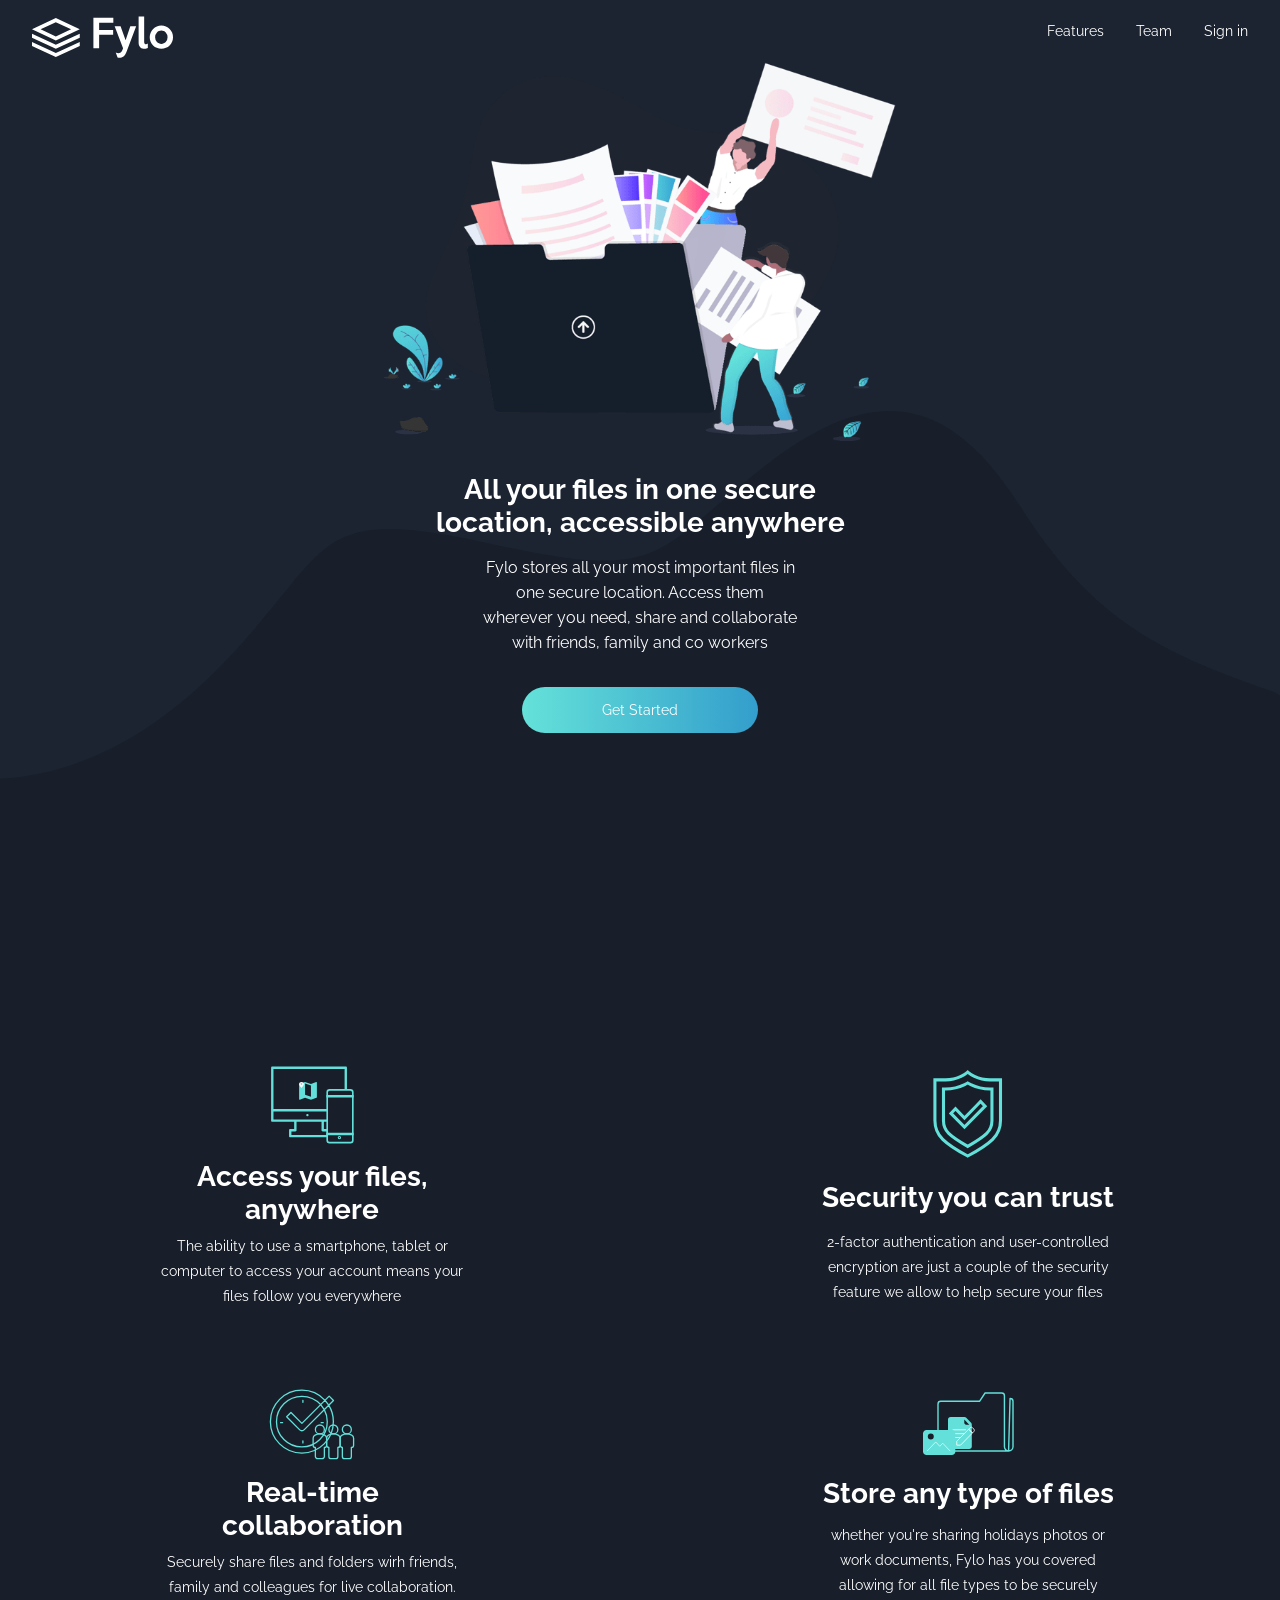
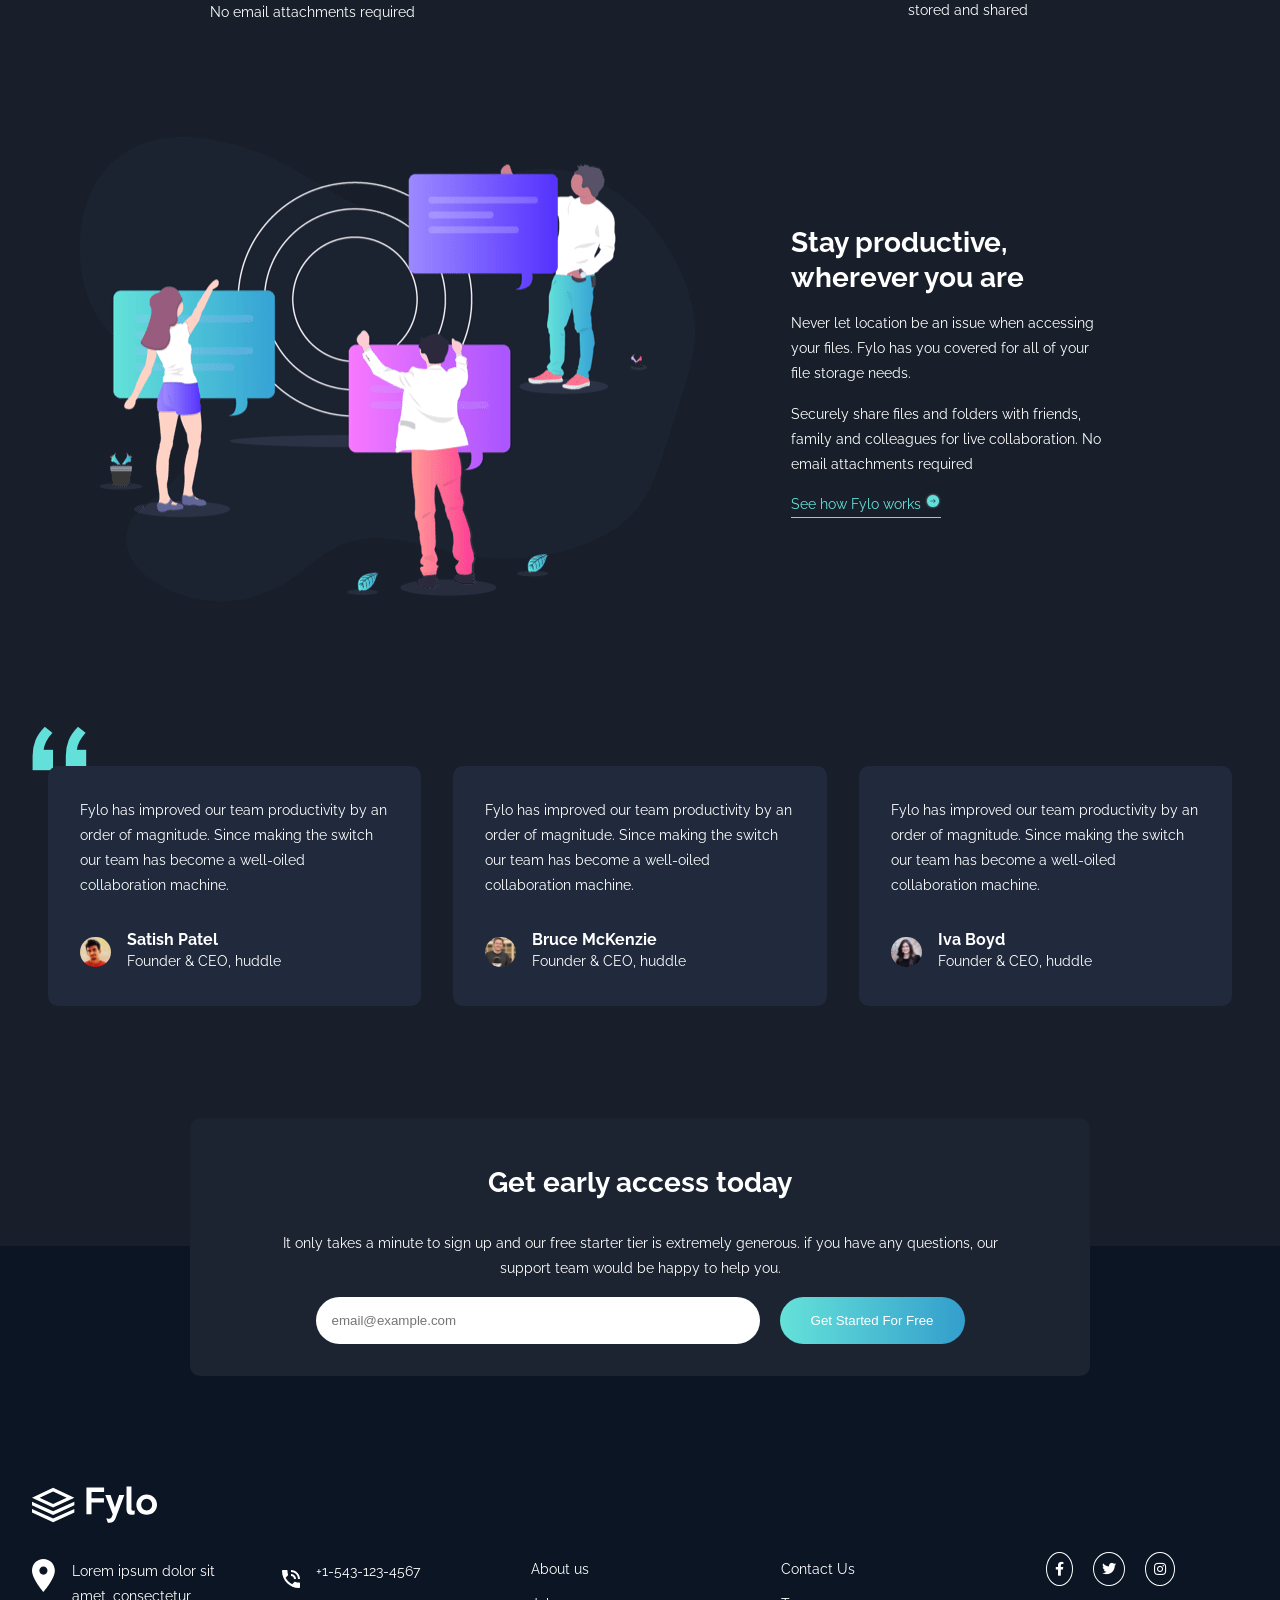
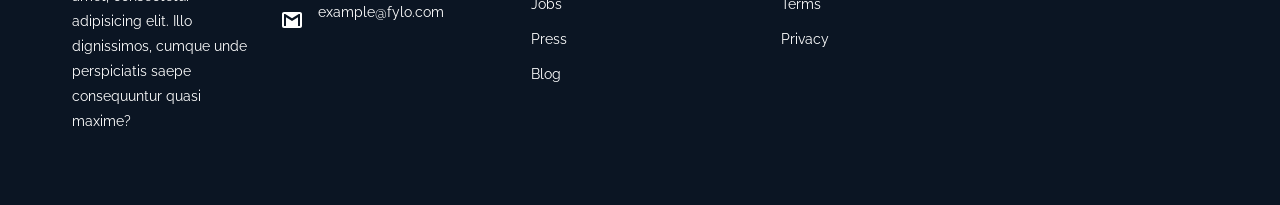
<file: index.html>
<!DOCTYPE html>
<html lang="en">

<head>
    <meta charset="UTF-8">
    <meta http-equiv="X-UA-Compatible" content="IE=edge">
    <meta name="viewport" content="width=device-width, initial-scale=1.0">
    <link rel="stylesheet" href="style.css">
    <link rel="shortcut icon" href="./images/favicon-32x32.png" type="image/x-icon">
    <link rel="preconnect" href="https://fonts.googleapis.com">
    <link rel="preconnect" href="https://fonts.gstatic.com" crossorigin>
    <link href="https://fonts.googleapis.com/css2?family=Raleway:wght@400;700&display=swap" rel="stylesheet">
    <link rel="preconnect" href="https://fonts.googleapis.com">
    <link rel="preconnect" href="https://fonts.gstatic.com" crossorigin>
    <link href="https://fonts.googleapis.com/css2?family=Open+Sans:wght@400;700&display=swap" rel="stylesheet">
    <link rel="stylesheet" href="https://use.fontawesome.com/releases/v5.15.4/css/all.css"
        integrity="sha384-DyZ88mC6Up2uqS4h/KRgHuoeGwBcD4Ng9SiP4dIRy0EXTlnuz47vAwmeGwVChigm" crossorigin="anonymous" />
    <title>Fylo</title>
</head>

<body>
    <div class="home-section">
        <div class="container">
            <nav>
                <div class="logo">
                    <img src="./images/logo.svg" alt="logo">
                </div>
                <div class="links">
                    <ul>
                        <li><a href="#">Features</a></li>
                        <li><a href="#">Team</a></li>
                        <li><a href="#">Sign in</a></li>
                    </ul>
                </div>
            </nav>
            <div class="home-texts">
                <img src="./images/illustration-intro.png" alt="illustration intro">
                <h1>All your files in one secure location,
                    accessible anywhere</h1>
                <h3>Fylo stores all your most important files in one secure location.
                    Access them wherever you need, share and collaborate with
                    friends, family and co workers </h3>
                <a class="btn-get-started" href="#">Get Started</a>
            </div>
            <div class="wave">
                <img src="./images/bg-curvy-desktop.svg" alt="wave">
            </div>
        </div>
    </div>
    <div class="container">

        <div class="features-section">
            <div class="box">
                <img src="./images/icon-access-anywhere.svg" alt="Access anywhere">
                <h1>Access your files, anywhere</h1>
                <p>The ability to use a smartphone, tablet or computer
                    to access your account means your files
                    follow you everywhere</p>
            </div>
            <div class="box">
                <img src="./images/icon-security.svg" alt="Access anywhere">
                <h1>Security you can trust</h1>
                <p>2-factor authentication and user-controlled encryption are 
                    just a couple of the security feature we allow to help 
                    secure your files</p>
            </div>
            <div class="box">
                <img src="./images/icon-collaboration.svg" alt="Access anywhere">
                <h1>Real-time collaboration</h1>
                <p>Securely share files and folders wirh friends, family and
                    colleagues for live collaboration. No email attachments
                    required</p>
            </div>
            <div class="box">
                <img src="./images/icon-any-file.svg" alt="Access anywhere">
                <h1>Store any type of files</h1>
                <p>whether you're sharing holidays photos or work
                    documents, Fylo has you covered allowing for all file types to be securely stored and shared
                </p>
            </div>
        </div>

        <div class="productive-section">
            <div class="illustration">
                <img src="./images/illustration-stay-productive.png" alt="stay productive">
            </div>
            <div class="detail">
                <h1>Stay productive, <br>
                    wherever you are</h1>
                <p>Never let location be an issue when accessing your files. Fylo has you 
                    covered for all of your file storage needs.</p>
                <p>Securely share files and folders with friends, family and colleagues for live
                    collaboration. No email attachments required</p>
                <a href="#">See how Fylo works <img src="/images/icon-arrow.svg" alt=""></a>
            </div>
        </div>

        <div class="testimonial">
            <div class="quote">
                <img src="./images/bg-quotes.png" alt="">
            </div>
            <div class="box">
                <p>Fylo has improved our team productivity by an order of magnitude. Since making the switch our team
                    has become a well-oiled collaboration machine.</p>
                <div class="person">
                    <img src="./images/profile-1.jpg" alt="">
                    <div class="name">
                        <h3>Satish Patel</h3>
                        <p>Founder & CEO, huddle</p>
                    </div>
                </div>
            </div>
            <div class="box">
                <p>Fylo has improved our team productivity by an order of magnitude. Since making the switch our team
                    has become a well-oiled collaboration machine.</p>
                <div class="person">
                    <img src="./images/profile-2.jpg" alt="">
                    <div class="name">
                        <h3>Bruce McKenzie</h3>
                        <p>Founder & CEO, huddle</p>
                    </div>
                </div>
            </div>
            <div class="box">
                <p>Fylo has improved our team productivity by an order of magnitude. Since making the switch our team
                    has become a well-oiled collaboration machine.</p>
                <div class="person">
                    <img src="./images/profile-3.jpg" alt="">
                    <div class="name">
                        <h3>Iva Boyd</h3>
                        <p>Founder & CEO, huddle</p>
                    </div>
                </div>
            </div>
        </div>

    </div>
    <footer>
        <div class="early-access">
            <h1>Get early access today</h1>
            <p>It only takes a minute to sign up and our free starter tier is extremely generous. if you have any
                questions, our support team would be happy to help you.</p>
            <form action="#">
                <input type="email" placeholder="email@example.com">
                <input type="submit" value="Get Started For Free">
            </form>
        </div>
        <div class="container">
            <div class="logo">
                <img src="./images/logo.svg" alt="logo">
            </div>
            <div class="footer-elements">
                <div class="location">
                    <img src="./images/icon-location.svg" alt="">
                    <p>Lorem ipsum dolor sit amet, consectetur adipisicing elit. Illo dignissimos, cumque unde
                        perspiciatis saepe consequuntur quasi maxime?</p>
                </div>
                <div class="contact">
                    <div>
                        <img src="./images/icon-phone.svg" alt="">
                        <p>+1-543-123-4567</p>
                    </div>
                    <div>
                        <img src="./images/icon-email.svg" alt="">
                        <p>example@fylo.com</p>
                    </div>
                </div>
                <div class="links">
                    <ul>
                        <li><a href="#">About us</a></li>
                        <li><a href="#">Jobs</a></li>
                        <li><a href="#">Press</a></li>
                        <li><a href="#">Blog</a></li>
                    </ul>
                </div>
                <div class="links">
                    <ul>
                        <li><a href="#">Contact Us</a></li>
                        <li><a href="#">Terms</a></li>
                        <li><a href="#">Privacy</a></li>
                    </ul>
                </div>
                <div class="social">
                    <a href="#"><i class="fab fa-facebook-f"></i></a>
                    <a href="#"><i class="fab fa-twitter"></i></a>
                    <a href="#"><i class="fab fa-instagram"></i></a>
                </div>
            </div>
        </div>
    </footer>
</body>

</html>
</file>
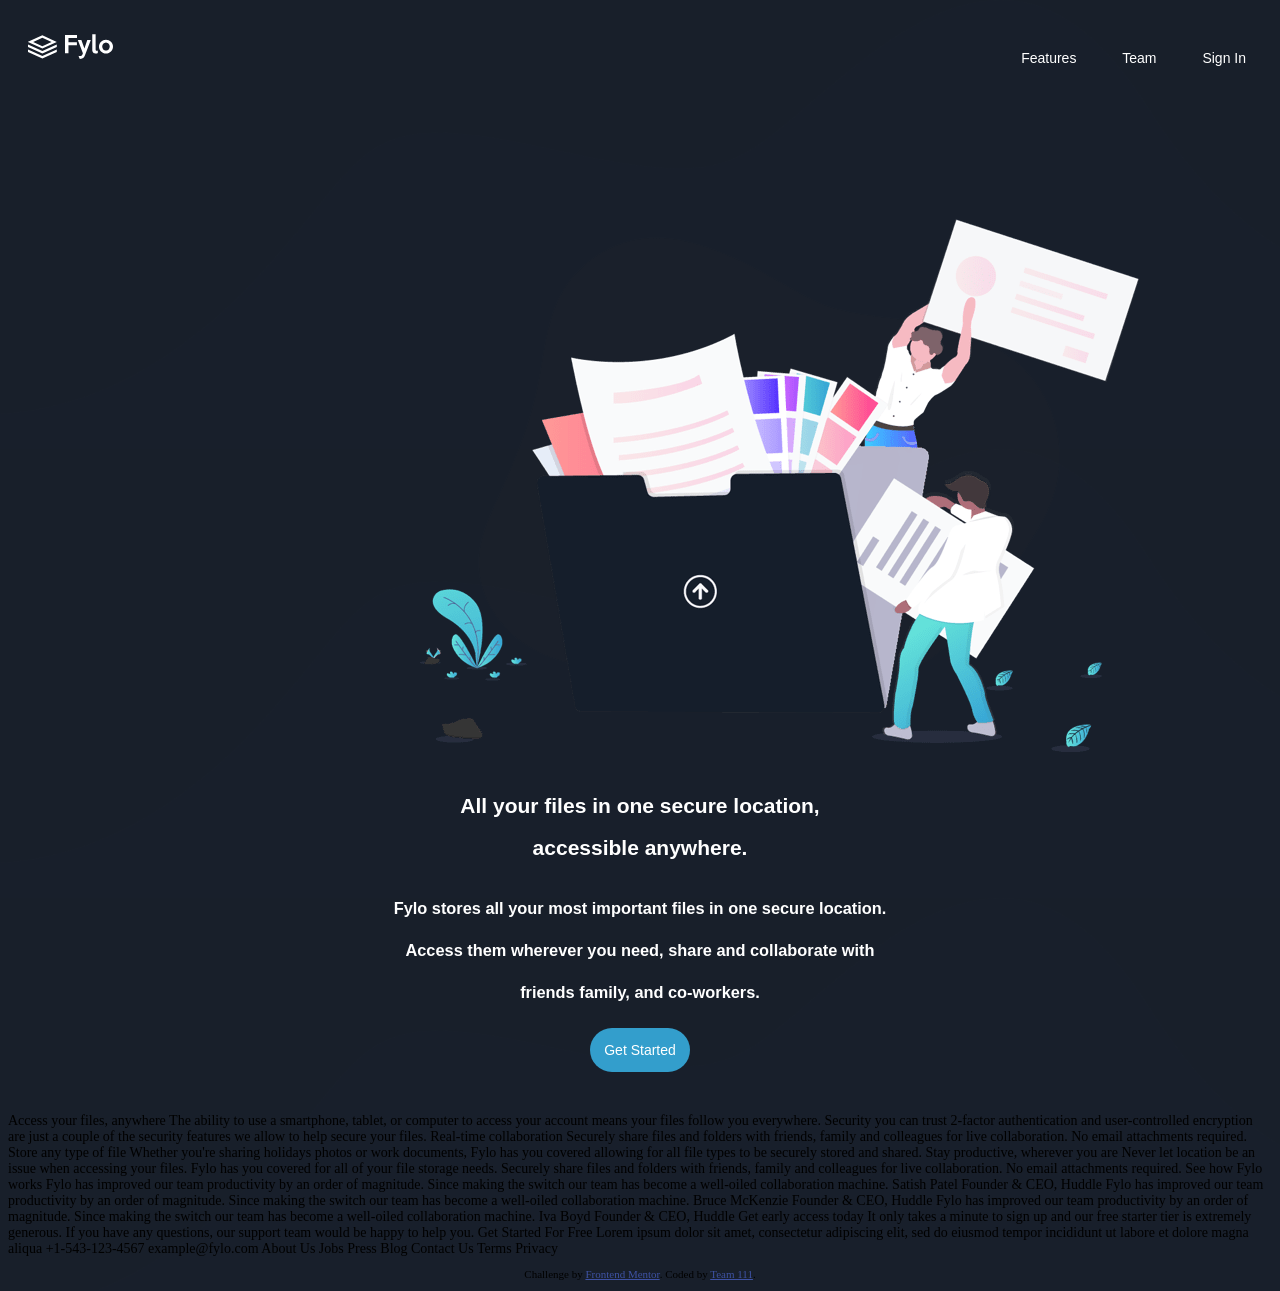
<file: fylo-dark-theme-landing-page-master/index.html>
<!DOCTYPE html>
<html lang="en">
<head>
  <meta charset="UTF-8">
  <meta name="viewport" content="width=device-width, initial-scale=1.0"> <!-- displays site properly based on user's device -->

  <link rel="icon" type="image/png" sizes="32x32" href="./images/favicon-32x32.png">
  <link rel="stylesheet" href="style.css">
  <title>Frontend Mentor | Fylo landing page with dark theme and features grid</title>

 
</head>
<body>
  <section class="home-section">
  <nav id="navbar">
        <!-- navigation bar -->
        <div class="navigator">
         <a href="#" class="logo"> <img src="images/logo.svg"  alt="logo"> </a>
            <ul>
                <li><a href="#">Features</a></li>
                <li><a href="#">Team</a></li>
                <li><a href="#">Sign In</a></li>
            </ul>
        </div>
</nav>
<div class="home-texts">
  <img src="images/illustration-intro.png" class="intro-illustration" alt="">
<h2>  All your files in one secure location,<br> accessible anywhere.</h2>
<h3>
  Fylo stores all your most important files in one secure location. <br> Access them wherever 
  you need, share and collaborate with <br> friends family, and co-workers.</h3>
<a href="#" class="get-started-btn">  Get Started
</a>
</div>
</section>




  Access your files, anywhere

  The ability to use a smartphone, tablet, or computer to access your account means your 
  files follow you everywhere.

  Security you can trust

  2-factor authentication and user-controlled encryption are just a couple of the security 
  features we allow to help secure your files.

  Real-time collaboration

  Securely share files and folders with friends, family and colleagues for live collaboration. 
  No email attachments required.

  Store any type of file

  Whether you're sharing holidays photos or work documents, Fylo has you covered allowing for all 
  file types to be securely stored and shared.

  Stay productive, wherever you are

  Never let location be an issue when accessing your files. Fylo has you covered for all of your file 
  storage needs.

  Securely share files and folders with friends, family and colleagues for live collaboration. No email 
  attachments required.

  See how Fylo works

  Fylo has improved our team productivity by an order of magnitude. Since making the switch our team has 
  become a well-oiled collaboration machine.

  Satish Patel
  Founder & CEO, Huddle

  Fylo has improved our team productivity by an order of magnitude. Since making the switch our team has 
  become a well-oiled collaboration machine.

  Bruce McKenzie
  Founder & CEO, Huddle

  Fylo has improved our team productivity by an order of magnitude. Since making the switch our team has 
  become a well-oiled collaboration machine.

  Iva Boyd
  Founder & CEO, Huddle

  Get early access today

  It only takes a minute to sign up and our free starter tier is extremely generous. If you have any 
  questions, our support team would be happy to help you.

  Get Started For Free

  Lorem ipsum dolor sit amet, consectetur adipiscing elit, sed do eiusmod tempor incididunt ut labore et 
  dolore magna aliqua

  +1-543-123-4567
  example@fylo.com

  About Us
  Jobs
  Press
  Blog

  Contact Us
  Terms
  Privacy

  <footer>
    <p class="attribution">
      Challenge by <a href="https://www.frontendmentor.io?ref=challenge" target="_blank">Frontend Mentor</a>. 
      Coded by <a href="#">Team 111</a>.
    </p>
  </footer>
</body>
</html>
</file>
<file: style.css>
* {
  margin: 0;
  padding: 0;
  box-sizing: border-box;
}
body {
  background-color: hsl(218, 28%, 13%);
  font-size: 14px;
  font-family: "Open Sans", sans-serif;
}
body a,
h1,
h2,
h3,
p {
  color: #fff;
  text-decoration: none;
  font-family: "Raleway", sans-serif;
}
body ul {
  list-style: none;
}
.container {
  max-width: 1440px;
  margin: 0 auto;
}

.home-section {
  background: hsl(217, 28%, 15%);
  height: 90vh;
  position: relative;
}
nav {
  display: flex;
  align-items: center;
  justify-content: space-between;
  margin: 0 2rem;
  padding-top: 1rem;
}
nav .links ul {
  display: flex;
}
nav .links ul li {
  margin-left: 2rem;
}
nav .links ul li a:hover {
  text-decoration: underline;
}
nav .logo img {
  width: 80%;
}
.home-texts {
  display: grid;
  place-items: center;
  text-align: center;
  position: relative;
  z-index: 20;
}
.home-texts img {
  width: 40%;
}
.home-texts h1 {
  padding: 2rem 0 1rem 0;
  width: 35%;
}
.home-texts h3 {
  font-weight: 400;
  padding: 0 30rem;
  padding-bottom: 2rem;
  line-height: 25px;
}
.home-texts .btn-get-started {
  background: linear-gradient(to right, hsl(176, 68%, 64%), hsl(198, 60%, 50%));
  padding: 15px 80px;
  border-radius: 50px;
}
.wave {
  position: absolute;
  right: 0;
  left: 0;
  top: 15rem;
  bottom: 0;
  z-index: 10;
  overflow-x: hidden;
}
.wave img {
  position: absolute;
  bottom: 0;
  width: 100vw;
  max-width: 100vw;
  margin: 0 calc(-50vw + 50%);
}

.features-section {
  display: grid;
  grid-template-columns: repeat(2, 1fr);
  grid-gap: 2rem;
  padding-top: 15rem;
}
.features-section .box {
  display: grid;
  place-items: center;
  text-align: center;
  padding: 1rem 10rem;
}
.box h1 {
  margin: 1rem 0 8px 0;
}
.box p {
  line-height: 25px;
}

.productive-section {
  /* display: grid;
  grid-template-columns: 2fr 2fr;
  place-items: center; */
  display: flex;
  align-items: center;
  justify-content: space-between;
  margin: 5rem;
}
.productive-section .detail{
  display: flex;
  flex-direction: column;
  align-items: flex-start;
  justify-self: flex-start;
  padding: 0 6rem;
}
.productive-section .detail h1, p{
  padding-bottom: 1rem;
  line-height: 25px;
}
.productive-section .detail h1{
  line-height: 35px;
}
.productive-section .detail a{
  color: hsl(176, 68%, 64%);
  border-bottom: 1px solid;
  padding-bottom: 5px;
}
.productive-section .detail a:hover{
  color: hsl(0, 0%, 100%);
}

.testimonial{
  position: relative;
  display: grid;
  grid-template-columns: repeat(3, 1fr);
  grid-gap: 2rem;
  margin: 10rem 3rem;
  margin-bottom: 15rem;
}
.testimonial .quote{
  position: absolute;
  z-index: -1;
  top: -2.5rem;
  left: -1rem;
}
.testimonial .box{
  background: hsl(219, 30%, 18%);
  padding: 2rem;
  border-radius: 10px;
}
.testimonial .box .person{
  display: flex;
  align-items: center;
  margin-top: 1rem;
}
.testimonial .box .person img{
  width: 10%;
  border-radius: 50%;
  margin-right: 1rem;
}
.testimonial .box .person .name p {
  padding-bottom: 0px;
}

.early-access{
  background-color: hsl(217, 28%, 15%);
  padding: 2rem 5rem;
  overflow-wrap: break-word;
  text-align: center;
  width: 900px;
  border-radius: 10px;
  margin-bottom: 5rem;
  position: absolute;
  top: -8rem;
  margin-left: auto;
  margin-right: auto;
  left: 0;
  right: 0;
}
.early-access h1, 
.early-access p{
  padding: 1rem 0;
}
.early-access form input[type='email']{
  padding: 1rem;
  width: 60%;
  border: none;
  border-radius: 50px;
}
.early-access form input[type='submit']{
  padding: 1rem;
  width: 25%;
  border: none;
  border-radius: 50px;
  margin-left: 1rem;
  background: linear-gradient(to left, hsl(198, 60%, 50%), hsl(176, 68%, 64%));
  color: #fff;
  cursor: pointer;
}

footer{
  background: hsl(216, 53%, 9%);
  color: #fff;
  padding-top: 15rem;
  padding-bottom: 3rem;
  position: relative;
}
.footer-elements{
  display: grid;
  grid-template-columns: repeat(5, .3fr);
  grid-gap: 2rem;
  margin: 2rem;
}
footer .logo{
  margin-left: 2rem;
}
footer .logo img{
  width: 10%;
}
.location{
  display: flex;
}
.location img{
  width: 15%;
  height: 20%;
  margin-right: 1rem;
}
.contact div{
  display: flex;
  align-items: center;
}
.contact div img{
  margin-right: 1rem;
}
.links ul li{
  margin-bottom: 1rem;
}
.social a{
  border: 1px solid;
  padding: 8px;
  border-radius: 50%;
  margin-left: 1rem;
}
.social a:hover{
  border-color: hsl(176, 68%, 64%);
  color: aqua;
}

@media (max-width: 457px) {
  nav{
    margin: 0 1rem;
  }
  nav .links ul li {
    margin-left: 1rem;
  }
  nav .links{
    width: 68%;
  }
  nav .logo img{
    width: 50%;
  }
  .home-section{
    height: 50vh;
  }
  .home-texts{
    margin: 0 1rem;
  }
  .home-texts img{
    width: 90%;
  }
  .home-texts h1{
    width: 100%;
  }
  .home-texts h3{
    padding: 0;
    padding-bottom: 2rem;
  }
  .features-section{
    padding-top: 23rem;
    grid-template-columns: 1fr;
  }
  .features-section .box{
    padding: 1rem 0;
    margin: 0 2rem;
  }
  .productive-section{
    flex-direction: column;
    margin: 10rem 2rem;
  }
  .productive-section .detail{
    width: 100%;
    padding: 0;
  }
  .productive-section .illustration img{
    width: 100%;
    margin-bottom: 2rem;
  }
  .testimonial{
    grid-template-columns: 1fr;
    margin: 15rem 20px;
  }
  .testimonial .quote{
    left: 0;
  }
  .early-access{
    width: 80%;
    padding: 1rem;
  }
  .early-access h1,
  .early-access p{
    padding: 1rem 0;
  }
  .early-access form input[type='email']{
    display: block;
    margin: 0 auto;
    width: 80%;
    margin-bottom: 1rem;
  }
  .early-access form input[type='submit']{
    display: block;
    margin: 0 auto;
    width: 80%;
    margin-bottom: 1rem;
  }
  .footer-elements{
    grid-template-columns: 1fr;
  }
  footer .logo{
    padding-top: 5rem;
  }
  footer .logo img{
    width: 50%;
  }
  .social{
    margin: 0 auto;
  }
}
</file>
<file: fylo-dark-theme-landing-page-master/style.css>
body{
    background-image: url('images/bg-curvy-desktop.svg');
    background-color: hsl(218, 28%, 13%);
    font-size: 14px;
}
/* for entire home section */
.home-section{
    margin-bottom: 3em;
    font-family:sans-serif;
    /* border: 2px solid red; */
}
/* for all the texts on the first section i.e all home texts */
.home-texts{
    text-align: center;
    color: hsl(0, 0%, 100%);
    line-height: 3em;
    }
    

/* logo styling */
a img{
    height: 25px;
    margin-left: 1em;
    /* margin-top: 3em; */
    position: relative;
    top: 26px;
    left: 6px;
}
/* for the nav links */
.navigator{
    position: fixed;
    width: 100%;
    
}

nav ul li {
    list-style-type: none;
    display: inline;
    margin-right: 3em;
    margin-top: 1em;
    /* margin: 0.5em 2em 2em 4em; */
}

nav ul li a {
    text-decoration: none;
    color: hsl(0, 0%, 100%);
    /* border: 2px solid red; */

}
nav ul li a:hover{
    text-decoration: underline;
}

nav ul {
    text-align: right;
}

.intro-illustration{
    position: relative;
    margin-top:15em;
    margin-left: 20em;
}
.get-started-btn{
    text-decoration: none;
    color: hsl(0, 0%, 100%);
    border: 15px   hsl(198, 60%, 50%);
    border-radius: 30px;
    background-color:  hsl(198, 60%, 50%);
    padding: 1em;
}

  .attribution { font-size: 11px; text-align: center; }
  .attribution a { color: hsl(228, 45%, 44%); }
</file>
